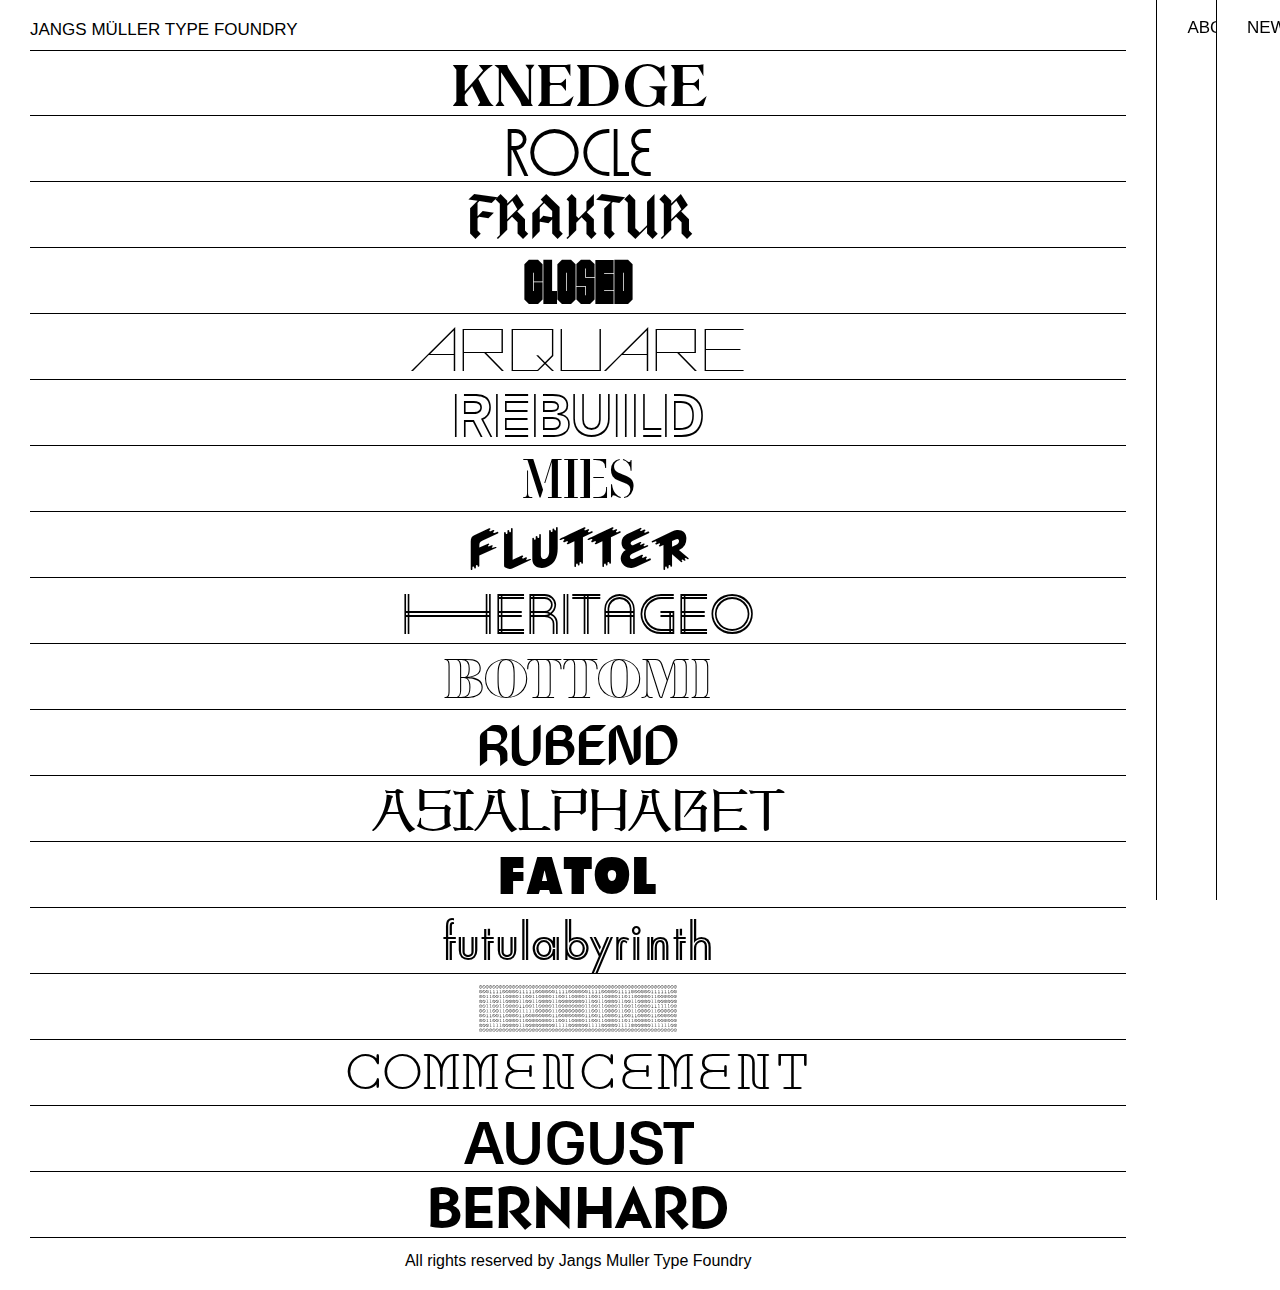
<file: index.html>
<!DOCTYPE html>
<html lang="en">
	<head>
		<title>JANGS MÜLLER TYPE FOUNDRY</title>
    	<meta charset="utf-8">
    	<meta name="description" content="Type foundry">
    	<meta name="keywords" content="HTML,CSS,Portfolio,Art,Graphic,Design">
    	<meta name="author" content="Ji Park">

		

		<!-- external CSS link --> 
		<link rel="stylesheet" href="css/normalize.css">
		<link rel="stylesheet" href="css/reset.css">
		<link rel="stylesheet" href="css/style.css" type="text/css" charset="utf-8"/>
		 <script data-require="jquery@2.1.4" data-semver="2.1.4" src="http://code.jquery.com/jquery-2.1.4.min.js"></script>
		<script src="https://ajax.googleapis.com/ajax/libs/jquery/3.1.1/jquery.min.js"></script>
		<script type="text/javascript">
		// Popup window code
		function popitup(url) {
			newwindow=window.open(url,'name','height=690,width=880,top=100,left=500');
			if (window.focus) {newwindow.focus()}
			return false;
		}
		
	

			$(window).ready(function(){
			     document.querySelector(".typeout.knedge").addEventListener("paste", function(e){
			        e.preventDefault();
			        var text = e.clipboardData.getData("text/plain");
			        document.execCommand("insertHTML", false, text);
			    });
			});

			$(window).ready(function(){
			     document.querySelector(".typeout.rocle").addEventListener("paste", function(e){
			        e.preventDefault();
			        var text = e.clipboardData.getData("text/plain");
			        document.execCommand("insertHTML", false, text);
			    });
			});

			$(window).ready(function(){
			     document.querySelector(".typeout.fraktur").addEventListener("paste", function(e){
			        e.preventDefault();
			        var text = e.clipboardData.getData("text/plain");
			        document.execCommand("insertHTML", false, text);
			    });
			});

				$(window).ready(function(){
			     document.querySelector(".typeout.closed").addEventListener("paste", function(e){
			        e.preventDefault();
			        var text = e.clipboardData.getData("text/plain");
			        document.execCommand("insertHTML", false, text);
			    });
			});
					$(window).ready(function(){
			     document.querySelector(".typeout.arquare").addEventListener("paste", function(e){
			        e.preventDefault();
			        var text = e.clipboardData.getData("text/plain");
			        document.execCommand("insertHTML", false, text);
			    });
			});
					$(window).ready(function(){
			     document.querySelector(".typeout.rebuild").addEventListener("paste", function(e){
			        e.preventDefault();
			        var text = e.clipboardData.getData("text/plain");
			        document.execCommand("insertHTML", false, text);
			    });
			});

		$(window).ready(function(){
			     document.querySelector(".typeout.mies").addEventListener("paste", function(e){
			        e.preventDefault();
			        var text = e.clipboardData.getData("text/plain");
			        document.execCommand("insertHTML", false, text);
			    });
			});
		$(window).ready(function(){
			     document.querySelector(".typeout.flutter").addEventListener("paste", function(e){
			        e.preventDefault();
			        var text = e.clipboardData.getData("text/plain");
			        document.execCommand("insertHTML", false, text);
			    });
			});
		$(window).ready(function(){
			     document.querySelector(".typeout.heritageo").addEventListener("paste", function(e){
			        e.preventDefault();
			        var text = e.clipboardData.getData("text/plain");
			        document.execCommand("insertHTML", false, text);
			    });
			});
				$(window).ready(function(){
			     document.querySelector(".typeout.bottomi").addEventListener("paste", function(e){
			        e.preventDefault();
			        var text = e.clipboardData.getData("text/plain");
			        document.execCommand("insertHTML", false, text);
			    });
			});

		$(window).ready(function(){
			     document.querySelector(".typeout.rubend").addEventListener("paste", function(e){
			        e.preventDefault();
			        var text = e.clipboardData.getData("text/plain");
			        document.execCommand("insertHTML", false, text);
			    });
			});

		$(window).ready(function(){
			     document.querySelector(".typeout.asialphabet").addEventListener("paste", function(e){
			        e.preventDefault();
			        var text = e.clipboardData.getData("text/plain");
			        document.execCommand("insertHTML", false, text);
			    });
			});
		$(window).ready(function(){
			     document.querySelector(".typeout.fatol").addEventListener("paste", function(e){
			        e.preventDefault();
			        var text = e.clipboardData.getData("text/plain");
			        document.execCommand("insertHTML", false, text);
			    });
			});

				$(window).ready(function(){
			     document.querySelector(".typeout.futulabyrinth").addEventListener("paste", function(e){
			        e.preventDefault();
			        var text = e.clipboardData.getData("text/plain");
			        document.execCommand("insertHTML", false, text);
			    });
			});
		$(window).ready(function(){
			     document.querySelector(".typeout.opcode").addEventListener("paste", function(e){
			        e.preventDefault();
			        var text = e.clipboardData.getData("text/plain");
			        document.execCommand("insertHTML", false, text);
			    });
			});

				$(window).ready(function(){
			     document.querySelector(".typeout.commencementmono").addEventListener("paste", function(e){
			        e.preventDefault();
			        var text = e.clipboardData.getData("text/plain");
			        document.execCommand("insertHTML", false, text);
			    });
			});
		$(window).ready(function(){
			     document.querySelector(".typeout.august").addEventListener("paste", function(e){
			        e.preventDefault();
			        var text = e.clipboardData.getData("text/plain");
			        document.execCommand("insertHTML", false, text);
			    });
			});
		$(window).ready(function(){
			     document.querySelector(".typeout.bernhard").addEventListener("paste", function(e){
			        e.preventDefault();
			        var text = e.clipboardData.getData("text/plain");
			        document.execCommand("insertHTML", false, text);
			    });
			});








			
	


		</script>

	</head>
	<body>

<div class="main_innerwrapper">

	<!--******************************************
	/* HEADER
	/*******************************************/-->

			<header>

				<div class="top">
						<div class="title">
							<p><a href="index.html">JANGS MÜLLER TYPE FOUNDRY</a></p>
						</div>
					<!-- 	<div class="hamburger">
       					 <span></span>
      					</div>
      					<div class="close-nav">
         				 <span></span>
        				</div>
				</div> -->
		
			</header>
		
<!--******************************************
/* MAIN SECTION
/*******************************************/-->

	<section>

<!--*********KNEDGE********/-->

				<div class="type"
				 id="knedge">
					<p>KNEDGE</p>
				</div>
				<!-- knedge content -->		
				<div class="typetesting knedge">
						<div class="control">
									<div class="size">
											<ul>
												<li id="knedgelight" alt="knedge">Light</li>
												<li id="knedgelight_italic" alt="knedge"  >Light italic</li>
												<li id="knedgeegular" alt="knedge" >Regular</li>
												<li id="knedgeregular_italic" alt="knedge" >Regular italic</li> 
												<li id="knedgebold" alt="knedge">Bold</li>
												<li id="knedgebold_italic" alt="knedge">Bold italic</li>
												<li id="knedgebook" alt="knedge">Book</li>
												<li id="knedgeheavy" alt="knedge">Heavy</li>
												<li id="knedgeheavy_italic" alt="knedge">Heavy italic</li>
												<li id="knedgeheavy_condensed" alt="knedge">Heavy Condensed</li>
											</ul>
									</div>
								<div class="module">
									<p>Typesize</p>
								<input class="sizing knedge" alt="knedge" type="range" value="60" min="10" max="200"> 
								<output class="output knedge">60</output>
										
								<div class="specimen">
									<a href="specimens/Knedge_Spenimen.pdf" download="Knedge_Spenimen.pdf" ><p>Specimen PDF</p></a>
								</div>
							</div>


							
							
							</div>


							
							<aside>
						    	<div class="inputtesting">
						    	<!-- 	<textarea class="typeout knedge" style="font-family: 'knedgeregular'; " placeholder="Lorem Ipsum is simply dummy text of the printing and typesetting industry"></textarea> -->
<!-- 
onpaste="return false;" -->
						    <div class="typeout knedge" data-italicless="false" style=" font-family:'knedgeregular'; width: 100%; line-height: 1.08em;" contenteditable="true" spellcheck="false">Lorem Ipsum is simply dummy text of the printing and typesetting industry.</div>



								</div> 

							</aside>


					
							

				</div>

				
<!--*********ROOCLE********/-->
				<div class="type rocle" id="rocle">
					<h1 style="padding-top:0">ROCLE</h1>
				</div>
				<!-- ROCLE CONTENT -->
				<div class="typetesting rocle">

							<div class="control">
									<div class="size">
											<ul>
												<li id="roclelight" alt="rocle" >Light</li>
											</ul>
									</div>

									<div class="module">
										<p>Typesize</p>
								<input class="sizing rocle" alt="rocle" type="range" value="60" min="10" max="200"> 
								<output class="input rocle">60</output>
										<!-- <button class="reset">Reset</button>  -->
									
									<div class="specimen">
							<!-- 		<a href="specimens/Knedge_Spenimen.pdf" download="Knedge_Spenimen.pdf" > -->
									<p>Specimen PDF</p>

									</div>

									</div>

									
							

							</div>

							<aside>

						    	<div class="inputtesting">
								
									<!-- <textarea class="typeout rocle" placeholder="Lorem Ipsum is simply dummy text of the printing and typesetting industry"></textarea> -->
									<div class="typeout rocle" data-italicless="false" style="font-family: 'roclelight'; width: 100%; line-height: 1.08em;" contenteditable="true" spellcheck="false">Lorem Ipsum is simply dummy text of the printing and typesetting industry. </div>

							

								</div> 


							</aside>
				</div>
<!--********* FRAKTUR ********/-->
				<div class="type fraktur" style="font-family:'frakturposter',sans-serif;"  id="fraktur">
					<h1>FRAKTUR</h1>
				</div>
				<!-- Fraktur CONTENT -->
				<div class="typetesting fraktur">

							<div class="control">
									<div class="size">
											<ul>
												<li id="frakturmedium" alt="fraktur">Medium</li>
												<li id="frakturposter" alt="fraktur">Poster</li>
											</ul>
									</div>

									<div class="module">
										<p>Typesize</p>
								<input class="sizing fraktur" alt="fraktur" type="range" value="60" min="10" max="200"> 
								<output class="output fraktur">60</output>
										
										<div class="specimen">
							<!-- 		<a href="specimens/Knedge_Spenimen.pdf" download="Knedge_Spenimen.pdf" > -->
									<p>Specimen PDF</p>
									
									</div>
									</div>


							

							</div>

							<aside>

						    	<div class="inputtesting">
								
									<!-- <textarea class="typeout fraktur" style ="font-family: 'frakturmedium'; " placeholder="Lorem Ipsum is simply dummy text of the printing and typesetting industry"></textarea> -->
									<div class="typeout fraktur" data-italicless="false" style="font-family: 'frakturmedium'; width: 100%; line-height: 1.08em;" contenteditable="true" spellcheck="false">Lorem Ipsum is simply dummy text of the printing and typesetting industry. </div>
							

								</div> 


							</aside>
				</div>
<!--********* CLOSED ********/-->
				<div class="type" id="closed">
				<p style="padding-top: 10px">CLOSED</p>
				</div>
				<!-- Closed CONTENT -->
				<div class="typetesting closed" >

					<div class="control">
							<div class="size">
									<ul>
										<li id="closedheavy" alt="closed">Heavy</li>
									</ul>
							</div>

							<div class="module">
								<p>Typesize</p>
								<input class="sizing closed" alt="closed" type="range" value="60" min="10" max="200"> 
								<output class="output closed">60</output>
								
								<!-- <button class="reset">Reset</button>  -->

								<div class="specimen">
							<!-- 		<a href="specimens/Knedge_Spenimen.pdf" download="Knedge_Spenimen.pdf" > -->
									<p>Specimen PDF</p>
									
									</div>
							</div>

					</div>

					<aside>

				    	<div class="inputtesting">
						
							<!-- <textarea class="typeout closed"  style="padding-bottom:60px;" placeholder="Lorem Ipsum is simply dummy text of the printing and typesetting industry"></textarea> -->
							<div class="typeout closed" data-italicless="false" style=" width: 100%; line-height: 1.08em;" contenteditable="true" spellcheck="false">Lorem Ipsum is simply dummy text of the printing and typesetting industry. </div>
					

						</div> 


					</aside>
				</div>
<!--********* ARQUARE ********/-->
				<div class="type" id="arquare">
				<p style="padding-top: 0px">ARQUARE</p>
				</div>
				<!-- Arquare CONTENT -->
				<div class="typetesting arquare">

					<div class="control">
							<div class="size">
									<ul>
										<li id="arquarelight" alt="arquare">Light</li>
									</ul>
							</div>

							<div class="module">
								<p>Typesize</p>
								<input class="sizing arquare" alt="arquare" type="range" value="60" min="10" max="200"> 
								<output class="output arquare">60</output>
								
								<div class="specimen">
							<!-- 		<a href="specimens/Knedge_Spenimen.pdf" download="Knedge_Spenimen.pdf" > -->
									<p>Specimen PDF</p>
									
									</div>
							</div>



					</div>

					<aside>

				    	<div class="inputtesting">
						
							<!-- <textarea class="typeout arquare" style="padding-bottom:80px;" placeholder="Lorem Ipsum is simply dummy text of the printing and typesetting industry"></textarea> -->
							<div class="typeout arquare" data-italicless="false" style=" width: 100%; line-height: 1.08em;" contenteditable="true" spellcheck="false">Lorem Ipsum is simply dummy text of the printing and typesetting industry. </div>
					

						</div> 


					</aside>
				</div>
<!--********* rebuild ********/-->
				<div class="type" id="rebuild">
				<p style="padding-top: 0px">REBUILD</p>
				</div>
				<div class="typetesting rebuild">

					<div class="control">
							<div class="size">
									<ul>
										<li id="rebuildlight" alt="rebuild">Light</li>
										<li id="rebuildmedium" alt="rebuild">Medium</li>
										<li id="rebuildbold" alt="rebuild">Bold</li>
									</ul>
							</div>

							<div class="module">
							<p>Typesize</p>
								<input class="sizing rebuild" alt="rebuild" type="range" value="60" min="10" max="200"> 
								<output class="output rebuild">60</output>
								
								<!-- <button class="reset">Reset</button>  -->
								<div class="specimen">
							<!-- 		<a href="specimens/Knedge_Spenimen.pdf" download="Knedge_Spenimen.pdf" > -->
									<p>Specimen PDF</p>
									
									</div>
							</div>

							
					

					</div>

					<aside>

				    	<div class="inputtesting">
						
							<!-- <textarea class="typeout rebuild" style= "font-family:'rebuildlight'; padding-bottom:60px;" placeholder="Lorem Ipsum is simply dummy text of the printing and typesetting industry"></textarea> -->
							<div class="typeout rebuild" data-italicless="false" style=" font-family:'rebuildlight'; width: 100%; line-height: 1.08em;" contenteditable="true" spellcheck="false">Lorem Ipsum is simply dummy text of the printing and typesetting industry. </div>
					

						</div> 


					</aside>
				</div>
<!--********* MIES********/-->
				<div class="type" id="mies">
				<p style="padding-top: 0px; font-size: 55px" >MIES</p>
				</div>
				<!-- FLUTTER content -->
				<div class="typetesting mies">

					<div class="control">
							<div class="size">
									<ul>
										<li id="miesstencil" alt="mies">Stencil</li>
									</ul>
							</div>

							<div class="module">
								<p>Typesize</p>
								<input class="sizing mies" alt="mies" type="range" value="60" min="10" max="200"> 
								<output class="output mies">60</output>
								
								<div class="specimen">
							<!-- 		<a href="specimens/Knedge_Spenimen.pdf" download="Knedge_Spenimen.pdf" > -->
									<p>Specimen PDF</p>
									
									</div>
							</div>

					

					</div>

					<aside>

				    	<div class="inputtesting">
						
							<!-- <textarea class="typeout mies" style ="font-family: 'miesstencil'; " placeholder="Lorem Ipsum is simply dummy text of the printing and typesetting industry"></textarea> -->
							<div class="typeout mies" data-italicless="false" style=" width: 100%; line-height: 1.08em;" contenteditable="true" spellcheck="false">Lorem Ipsum is simply dummy text of the printing and typesetting industry. </div>
					

						</div> 


					</aside>
				</div>
<!--********* FLUTTER ********/-->
				<div class="type" id="flutter">
				<p style="padding-top: 0px; font-size: 55px" >FLUTTER</p>
				</div>
				<!-- FLUTTER content -->
				<div class="typetesting flutter">

					<div class="control">
							<div class="size">
									<ul>
										<li id="flutterdimension" alt="flutter">Dimension</li>
										<li id="flutterlight" alt="flutter">Light</li>
										<li id="fluttermedium" alt="flutter">Medium</li>
										<li id="flutterbold" alt="flutter">Bold</li>
									</ul>
							</div>

							<div class="module">
								<p>Typesize</p>
								<input class="sizing flutter" alt="flutter" type="range" value="60" min="10" max="200"> 
								<output class="output flutter">60</output>
								
								<div class="specimen">
							<!-- 		<a href="specimens/Knedge_Spenimen.pdf" download="Knedge_Spenimen.pdf" > -->
									<p>Specimen PDF</p>
									
									</div>
							</div>


					

					</div>

					<aside>

				    	<div class="inputtesting">
						
							<!-- <textarea class="typeout flutter" style ="font-family: 'flutterdimension'; " placeholder="Lorem Ipsum is simply dummy text of the printing and typesetting industry"></textarea> -->
							<div class="typeout flutter" data-italicless="false" style=" font-family:'flutterdimension'; width: 100%; line-height: 1.08em;" contenteditable="true" spellcheck="false">Lorem Ipsum is simply dummy text of the printing and typesetting industry. </div>
					

						</div> 


					</aside>
				</div>
<!--********* HERITAGEO ********/-->
				<div class="type" id="heritageo">
				<p>Heritageo</p>
				</div>
				<!-- HERITAGEO content -->
				<div class="typetesting heritageo">

					<div class="control">
							<div class="size">
									<ul>
										<li id="heritageoexpanded" alt="heritageo">Expanded</li>
									</ul>
							</div>

							<div class="module">
							<p>Typesize</p>
								<input class="sizing heritageo" alt="heritageo" type="range" value="60" min="10" max="200"> 
								<output class="output heritageo">60</output>
								<div class="specimen">
							<!-- 		<a href="specimens/Knedge_Spenimen.pdf" download="Knedge_Spenimen.pdf" > -->
									<p>Specimen PDF</p>
									
									</div>
							</div>


					

					</div>

					<aside>

				    	<div class="inputtesting">
						
							<!-- <textarea class="typeout heritageo" style= "padding-bottom:40px;" placeholder="Lorem Ipsum is simply dummy text of the printing and typesetting industry"></textarea> -->
							<div class="typeout heritageo" data-italicless="false" style=" width: 100%; line-height: 1.08em;" contenteditable="true" spellcheck="false">Lorem Ipsum is simply dummy text of the printing and typesetting industry. </div>
					

						</div> 


					</aside>
				</div>
<!--********* BOTTOMI ********/-->
				<div class="type" id="bottomi">
				<p>BOTTOMI</p>
				</div>
				<!-- BOTTOMI CONTENT-->
				<div class="typetesting bottomi">

					<div class="control">
							<div class="size">
									<ul>
										<li id="bottomioutline" alt="bottomi">Outline</li>
										<li id="bottomifilled" alt="bottomi">Filled</li>
									</ul>
							</div>

							<div class="module">
								<p>Typesize</p>
								<input class="sizing bottomi" alt="bottomi" type="range" value="60" min="10" max="200"> 
								<output class="output bottomi">60</output>
								
								<div class="specimen">
							<!-- 		<a href="specimens/Knedge_Spenimen.pdf" download="Knedge_Spenimen.pdf" > -->
									<p>Specimen PDF</p>
									
									</div>
							</div>

					</div>

					<aside>

				    	<div class="inputtesting">
						
							<!-- <textarea class="typeout bottomi" style = "font-family:'bottomioutline'; padding-bottom:60px;  " placeholder="Lorem Ipsum is simply dummy text of the printing and typesetting industry"></textarea> -->
							<div class="typeout bottomi" data-italicless="false" style="font-family: 'bottomioutline'; width: 100%; line-height: 1.08em;" contenteditable="true" spellcheck="false">Lorem Ipsum is simply dummy text of the printing and typesetting industry. </div>
					

						</div> 


					</aside>
				</div>
<!--********* RUBEND ********/-->
				<div class="type" style="font-family:'rubendfoldable',sans-serif;" id="rubend">
				<p>RUBEND</p>
				</div>
				<!-- rubend CONTENT-->
				<div class="typetesting rubend">

					<div class="control">
							<div class="size">
									<ul>
										<li id="rubendexpandable" alt="rubend">Expandable</li>
										<li id="rubendflexible" alt="rubend">Flexible</li>
										<li id="rubendfoldable" alt="rubend">Foldable</li>
									</ul>
							</div>

							<div class="module">
							<p>Typesize</p>
								<input class="sizing rubend" alt="rubend" type="range" value="60" min="10" max="200"> 
								<output class="output rubend">60</output>							
								<div class="specimen">
							<!-- 		<a href="specimens/Knedge_Spenimen.pdf" download="Knedge_Spenimen.pdf" > -->
									<p>Specimen PDF</p>
									
									</div>
							</div>

					

					</div>

					<aside>

				    	<div class="inputtesting">
						
							<!-- <textarea class="typeout rubend" style="font-family: 'rubendfoldable';" placeholder="Lorem Ipsum is simply dummy text of the printing and typesetting industry"></textarea> -->
							<div class="typeout rubend" data-italicless="false" style=" font-family:'rubendfoldable'; width: 100%; line-height: 1.08em;" contenteditable="true" spellcheck="false">Lorem Ipsum is simply dummy text of the printing and typesetting industry. </div>
					

						</div> 


					</aside>
				</div>
<!--********* ASIALPHABET ********/-->
				<div class="type" id="asialphabet">
				<p>ASIALPHABET</p>
				</div>
				<!-- asialphabet CONTENT-->
				<div class="typetesting asialphabet">

					<div class="control">
							<div class="size">
									<ul>
										<li id="asialphabetregular" alt="asialphabet">Regular</li>
									<!-- 	<li id="flexible">Flexible</li>
										<li id="foldable">Foldable</li> -->
									</ul>
							</div>

							<div class="module">
								<p>Typesize</p>
								<input class="sizing asialphabet" alt="asialphabet" type="range" value="60" min="10" max="200"> 
								<output class="output asialphabet">60</output>
								
								<div class="specimen">
							<!-- 		<a href="specimens/Knedge_Spenimen.pdf" download="Knedge_Spenimen.pdf" > -->
									<p>Specimen PDF</p>
									
									</div>
							</div>

					

					</div>

					<aside>

				    	<div class="inputtesting">
							<!-- <textarea class="typeout asialphabet" style ="font-size: 55px; padding-bottom:60px;  " placeholder="Lorem Ipsum is simply dummy text of the printing and typesetting industry"></textarea> -->
							<div class="typeout asialphabet" data-italicless="false" style=" width: 100%; line-height: 1.08em;" contenteditable="true" spellcheck="false">Lorem Ipsum is simply dummy text of the printing and typesetting industry. </div>
						</div> 
					</aside>
				</div>
<!--********* FATOL ********/-->
				<div class="type" id="fatol">
				<p style="padding-top: 0;font-size: 50px">FATOL</p>
				</div>
				<!-- asialphabet CONTENT-->
				<div class="typetesting fatol">

					<div class="control">
							<div class="size">
									<ul>
										<li id="fatolheavy" alt="fatol" >Heavy</li>
									<!-- 	<li id="flexible">Flexible</li>
										<li id="foldable">Foldable</li> -->
									</ul>
							</div>

							<div class="module">
								<p>Typesize</p>
								<input class="sizing fatol" alt="fatol" type="range" value="60" min="10" max="200"> 
								<output class="output fatol">60</output>
								
								<div class="specimen">
							<!-- 		<a href="specimens/Knedge_Spenimen.pdf" download="Knedge_Spenimen.pdf" > -->
									<p>Specimen PDF</p>
									
									</div>
							</div>


					

					</div>

					<aside>

				    	<div class="inputtesting">
							<!-- <textarea class="typeout fatol" style=" font-family: 'fatolheavy'; padding-bottom:60px;" placeholder="Lorem Ipsum is simply dummy text of the printing and typesetting industry"></textarea> -->
							<div class="typeout fatol" data-italicless="false" style=" font-family:'fatolheavy' ; width: 100%; line-height: 1.08em;" contenteditable="true" spellcheck="false">Lorem Ipsum is simply dummy text of the printing and typesetting industry. </div>
						</div> 
					</aside>
				</div>
<!--********* FUTULABYRINTH ********/-->	
				<div class="type" id="futulabyrinth">
				<p>futulabyrinth</p>
				</div>
				<div class="typetesting futulabyrinth">

					<div class="control">
							<div class="size">
									<ul>
										<li id="futulabyrinthcircuit" alt="futulabyrinth" >Circuit</li>
										<li id="futulabyrinthsquare" alt="futulabyrinth" >Square</li>
									
									</ul>
							</div>

							<div class="module">
								<p>Typesize</p>
								<input class="sizing futulabyrinth" type="range" value="60" min="10" max="200"> 
								<output class="output futulabyrinth">60</output>
								
								<div class="specimen">
							<!-- 		<a href="specimens/Knedge_Spenimen.pdf" download="Knedge_Spenimen.pdf" > -->
									<p>Specimen PDF</p>
									
									</div>
							</div>

					

					</div>

					<aside>

				    	<div class="inputtesting">
						
						<!-- 	<textarea class="typeout futulabyrinth" style="font-family: 'futulabyrinthcircuit';" placeholder="Lorem Ipsum is simply dummy text of the printing and typesetting industry"></textarea> -->
						<div class="typeout futulabyrinth" data-italicless="false" style="font-family: 'futulabyrinthcircuit' ;width: 100%; line-height: 1.08em;" contenteditable="true" spellcheck="false">Lorem Ipsum is simply dummy text of the printing and typesetting industry. </div>
					

						</div> 


					</aside>
				</div>		
<!--********* OPCODE ********/-->	
				<div class="type" id="opcode">
				<p style="padding-top: 10px;">OPCODE</p>
				</div>
				<div class="typetesting opcode">

					<div class="control">
							<div class="size">
									<ul>
										<li id="opcodebinary" alt="opcode">Binary</li>
									
									</ul>
							</div>

							<div class="module">
								<p>Typesize</p>
								<input class="sizing opcode" type="range" value="60" min="10" max="200"> 
								<output class="output opcodeh">60</output>
								
								<div class="specimen">
							<!-- 		<a href="specimens/Knedge_Spenimen.pdf" download="Knedge_Spenimen.pdf" > -->
									<p>Specimen PDF</p>
									
									</div>
							</div>

					

					</div>

					<aside>

				    	<div class="inputtesting">
						
							<!-- <textarea class="typeout opcode" style="font-family: 'opcodebinary'; padding-bottom:120px; "  placeholder="Lorem Ipsum is simply dummy text of the printing and typesetting industry"></textarea> -->
							<div class="typeout opcode" data-italicless="false" style=" font-family:'opcodebinary' ; width: 100%; line-height: 1.08em;" contenteditable="true" spellcheck="false">Lorem Ipsum is simply dummy text of the printing and typesetting industry. </div>
					

						</div> 


					</aside>
				</div>		
<!--********* COMMENCEMENT ********/-->
				<div class="type" id="commencementmono">
				<p>COMMENCEMENT</p>
				</div>
				<div class="typetesting commencementmono">

					<div class="control">
							<div class="size">
									<ul>
										<li id="commencementmonoregular" alt="commencementmono" >Mono</li>
									
									</ul>
							</div>

							<div class="module">
								<p>Typesize</p>
								<input class="sizing commencementmono" type="range" value="60" min="10" max="200"> 
								<output class="output commencementmono">60</output>
								
								<div class="specimen">
							<a href="specimens/Commencement_Spenimen.pdf" download="Commencement_Spenimen.pdf" ><p>Specimen PDF</p></a>
							</div>
							</div>

						
					</div>

					<aside>

				    	<div class="inputtesting">
						
							<!-- <textarea class="typeout commencementmono"  style="padding-bottom:160px; " placeholder="Lorem Ipsum is simply dummy text of the printing and typesetting industry"></textarea> -->
							<div class="typeout commencementmono" data-italicless="false" style=" width: 100%; line-height: 1.08em;" contenteditable="true" spellcheck="false">Lorem Ipsum is simply dummy text of the printing and typesetting industry. </div>
					

						</div> 


					</aside>
				</div>	
<!--********* AUGUST ********/-->
				<div class="type" id="august">
					<p style="padding-top: 0px;font-size: 62px;">AUGUST</p>
				</div>	
				<div class="typetesting august">

					<div class="control">
							<div class="size">
									<ul>
										<li id="augustlight" alt="august" >Light</li>
										<li id="augustlight_italic" alt="august" >Light Italic</li>
										<li id="augustmedium" alt="august" >Medium</li>
										<li id="augustmedium_italic" alt="august">Medium Italic</li>
										<li id="augustbold" alt="august">Bold</li>
										<li id="augustbold_condensed" alt="august">Bold Condensed</li>
										<li id="augustbold_expanded" alt="august" >Bold Expanded</li>
										<li id="augustbold_italic" alt="august">Bold Italic</li>
									
									</ul>
							</div>

							<div class="module">
								<p>Typesize</p>
								<input class="sizing august" alt="august" type="range" value="60" min="10" max="200"> 
								<output class="output august">60</output>
								
													
									<div class="specimen">
							<!-- 		<a href="specimens/Knedge_Spenimen.pdf" download="Knedge_Spenimen.pdf" > -->
									<p>Specimen PDF</p>
									
									</div>
							</div>

				
					

					</div>

					<aside>

				    	<div class="inputtesting"> 
						
							<!-- <textarea class="typeout august" style="font-family: 'augustmedium'; padding-bottom:60px;" placeholder="Lorem Ipsum is simply dummy text of the printing and typesetting industry"></textarea> -->
							<div class="typeout august" data-italicless="false" style=" font-family:'augustmedium'; width: 100%; line-height: 1.08em;" contenteditable="true" spellcheck="false">Lorem Ipsum is simply dummy text of the printing and typesetting industry. </div>
					

						</div> 


					</aside>
				</div>

<!--********* BERNHARD ********/-->
				<div class="type" id="bernhard">
				<p>BERNHARD</p>
				</div>

				<div class="typetesting bernhard">

					<div class="control">
							<div class="size">
									<ul>
										<li id="bernhardheavy" alt="bernhard" >Heavy</li>

									
									</ul>
							</div>

							<div class="module">
								<p>Typesize</p>
								<input class="sizing bernhard"  alt="bernhard" type="range" value="60" miš="10" max="200"> 
								<output class="output bernhard">60</output>
								
									<div class="specimen">
							<!-- 		<a href="specimens/Knedge_Spenimen.pdf" download="Knedge_Spenimen.pdf" > -->
									<p>Specimen PDF</p>
									
									</div>
							</div>


				</div>

					<aside>

				    	<div class="inputtesting">
						
							<!-- <textarea class="typeout bernhard"  placeholder="Lorem Ipsum is simply dummy text of the printing and typesetting industry"></textarea> -->
							<div class="typeout bernhard" data-italicless="false" style=" width: 100%; line-height: 1.08em;" contenteditable="true" spellcheck="false">Lorem Ipsum is simply dummy text of the printing and typesetting industry. </div>
					

						</div> 


					</aside>
				</div>

				<div class="end">
				<p align="center" style="padding-top: 14px; padding-bottom: 20px;">All rights reserved by Jangs Muller Type Foundry</p>
				</div>

 </div>




</section>


</div><!-- innerwrapper -->



<div class="sidemenu">

	 <div class="side about">
	 <div class="insemititle" style="padding-bottom: 5px;font-size: 17px; cursor:pointer">ABOUT</div>
	  <div class="popup about">


					<div class="content about">
					
			
						<div class="about text">
									<p> 
										
										<br>
										The Jangs Müller Type Foundry is established 2012 from New Haven,CT. USA. as a branch of the Jangs Müller Design Studio to focus on Type Experiment and Research.
										<br>
										<br>
										Jangs Müller is the principle typeface designer of this type foundry who
										is interested in all forms that can be converged or exchanged its shape
										or idea to letterform.
										<br>
										<br>
										For information on web and mobile applicences, please contact us.<br>
										All fonts are provided in OpenType format for Mac &amp; PC. 
									</p>
									<br>
									<br>
									<br>
									<br>
									<br>
									<div class="about contact">
									<p>
										jangsmuller@gmail.com
										<br>
										<br>
										Website Designed by Jangs Müller
										<br>
										Website Developed by <a href="http://www.jipark.org/">Ji Park
										</a>
								
									</p>
						</div>
						</div>

						

					</div>
		</div>

 </div>

 <div class="side news">
		 <div class="insemititle" style="padding-bottom: 5px;font-size: 17px;cursor:pointer">
		 	<div class="newstitle">NEWS</div>
		 	<div class="inusetitle" ><a onclick="return popitup('typeinuse.html')">TYPE IN USE</a></div>


		 </div>

 	<div class="popup news">
	
				<div class="content news">
				
				
					<div class="news text">

						<br>
						Feb.01.2017
						<br>
						<br>
						<img style ="width: 100%" src="img/img.jpg">
						<br>
						<br>The Jangs Müller Type Foundry Website Launched. There will be a
						party to celebrate its modest start.
						
						
					</div>
				</div>
	</div>

 	
 </div>



</div>




		<script src='js/autosize.js'></script>
		<script src="js/main.js"></script>
	
	</body>
</html>
</file>
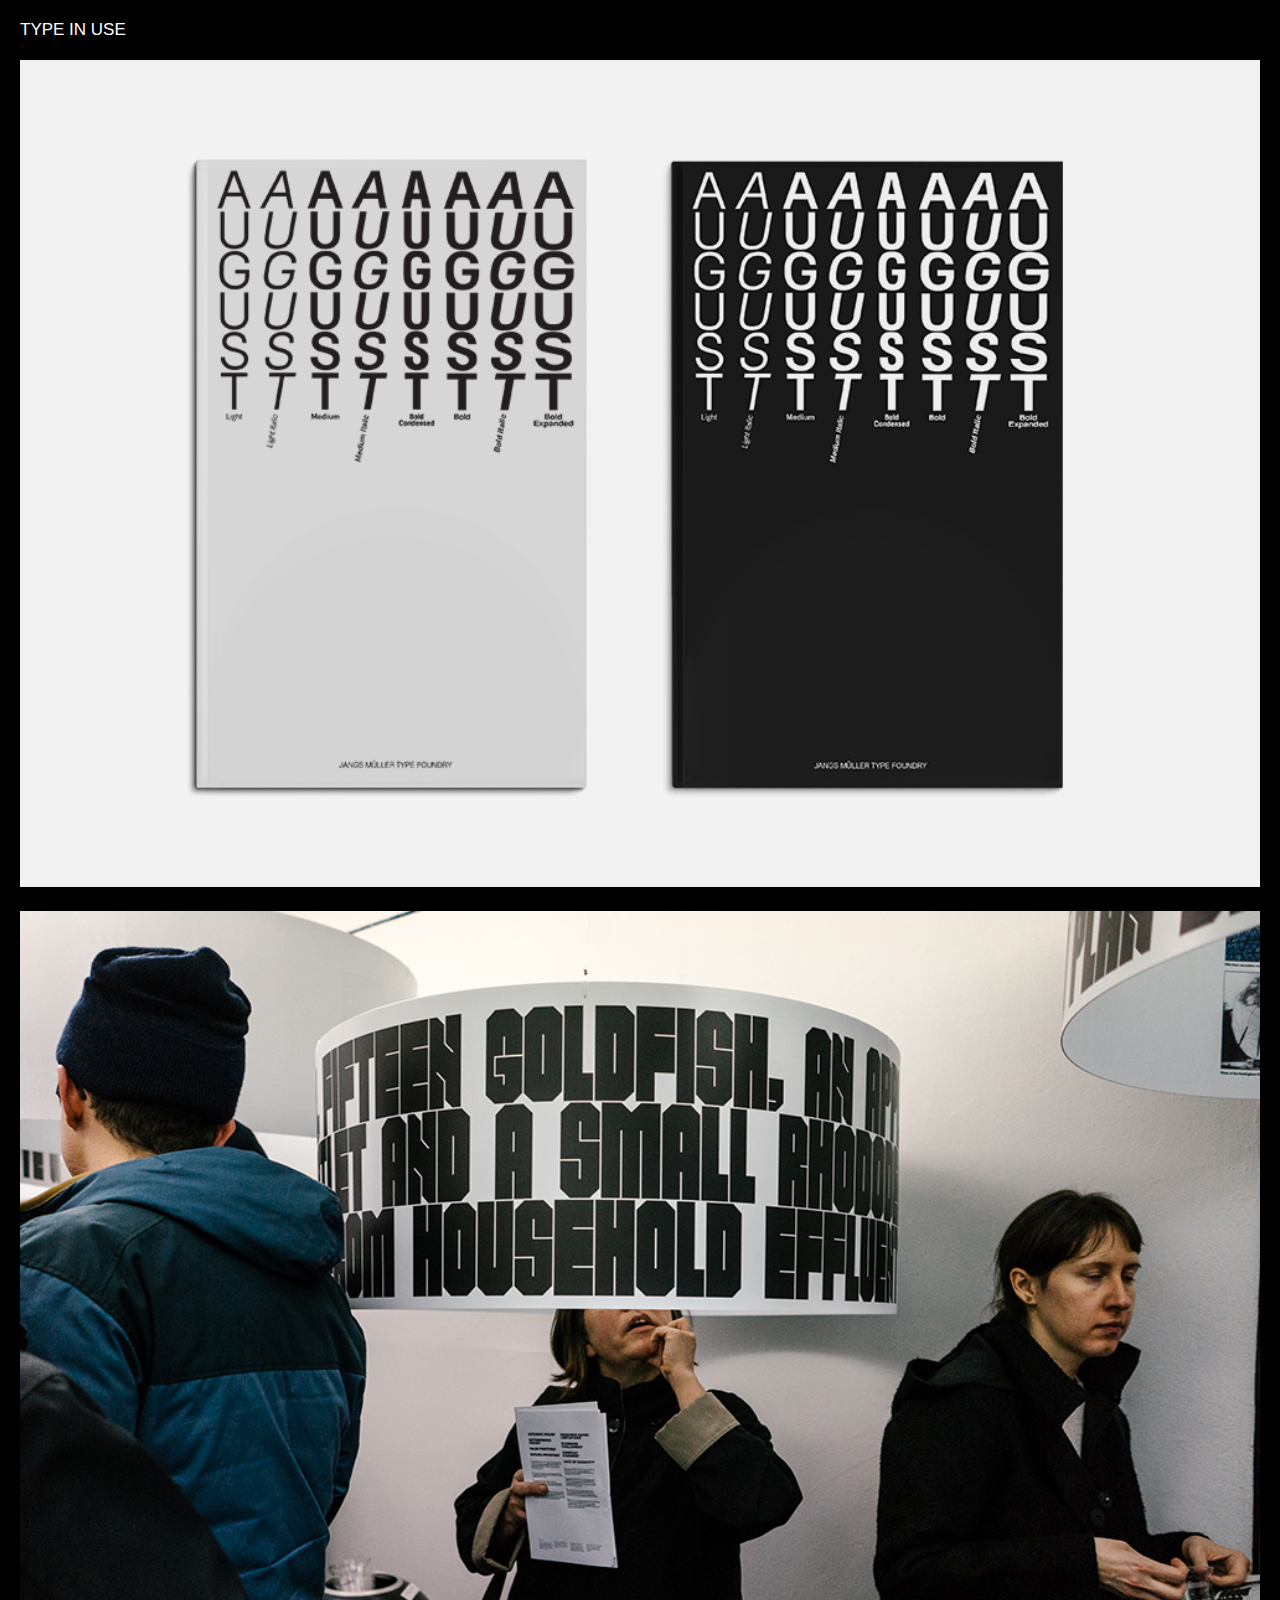
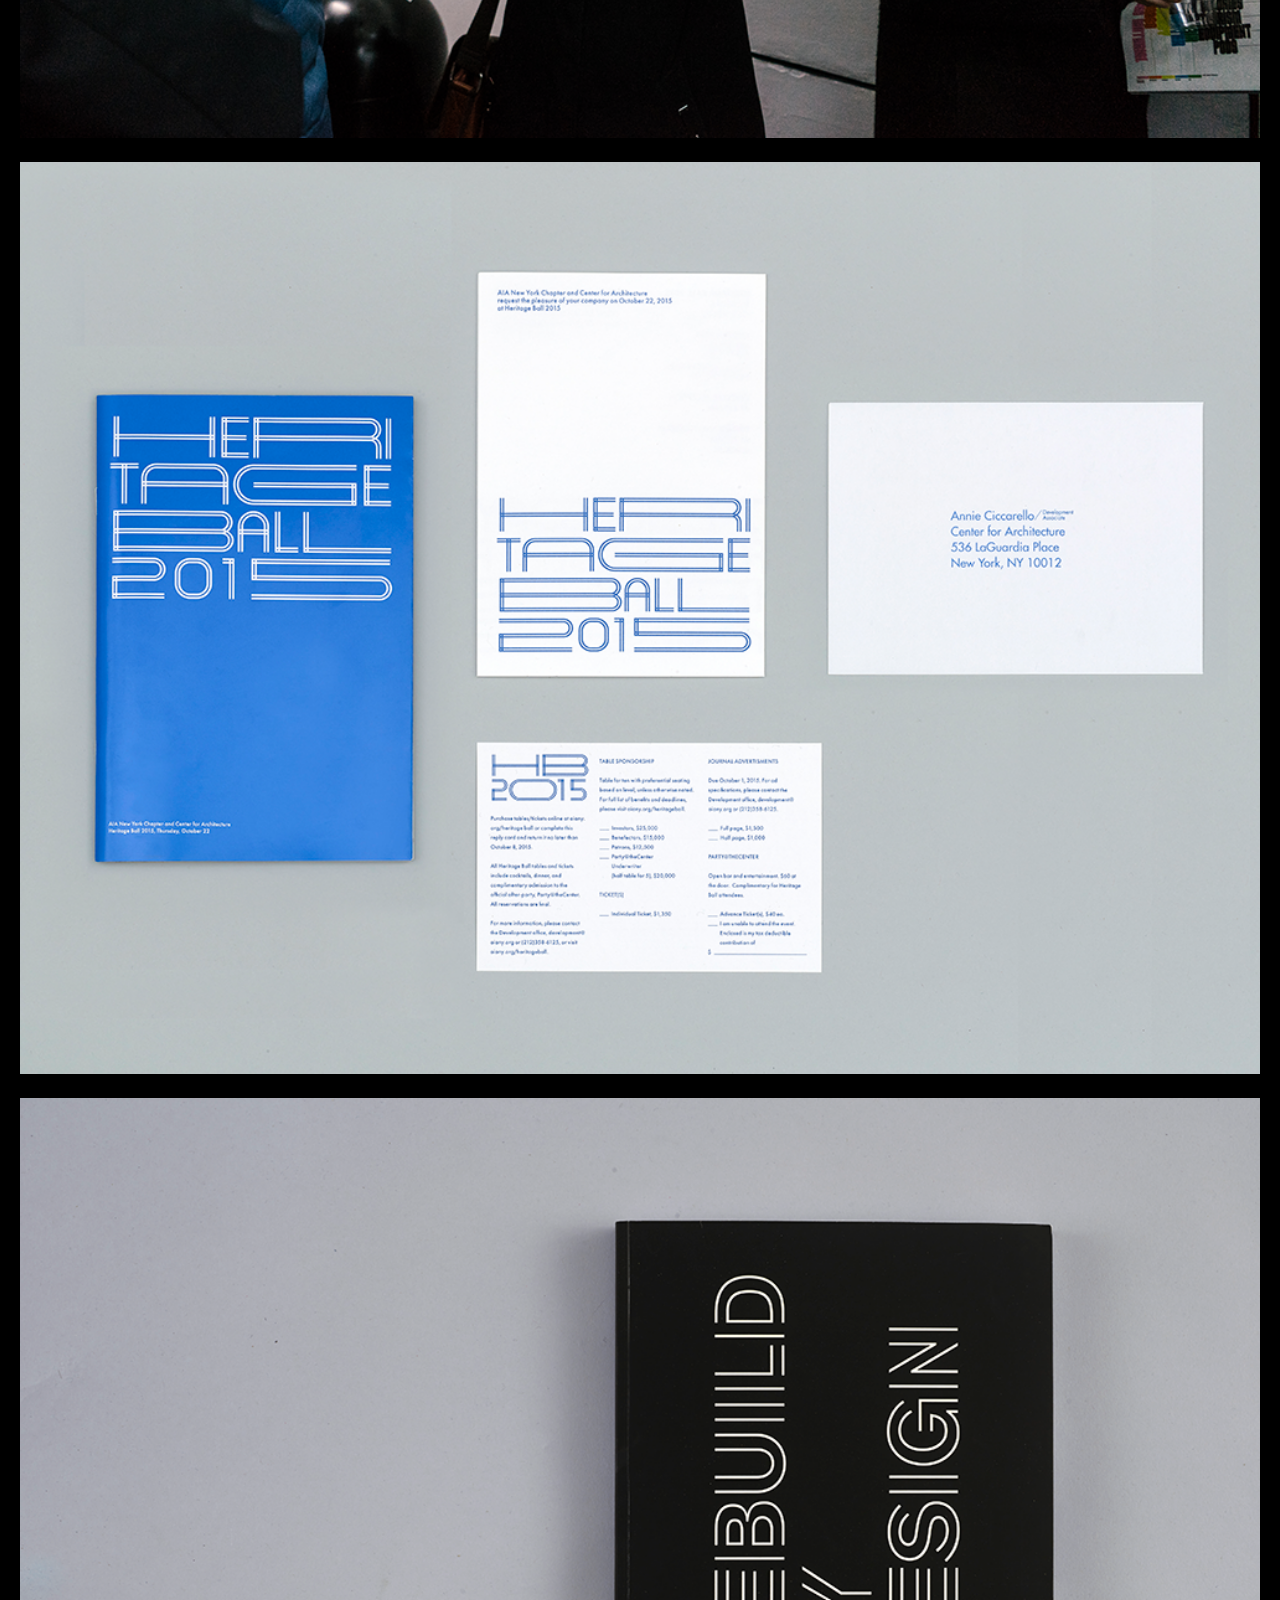
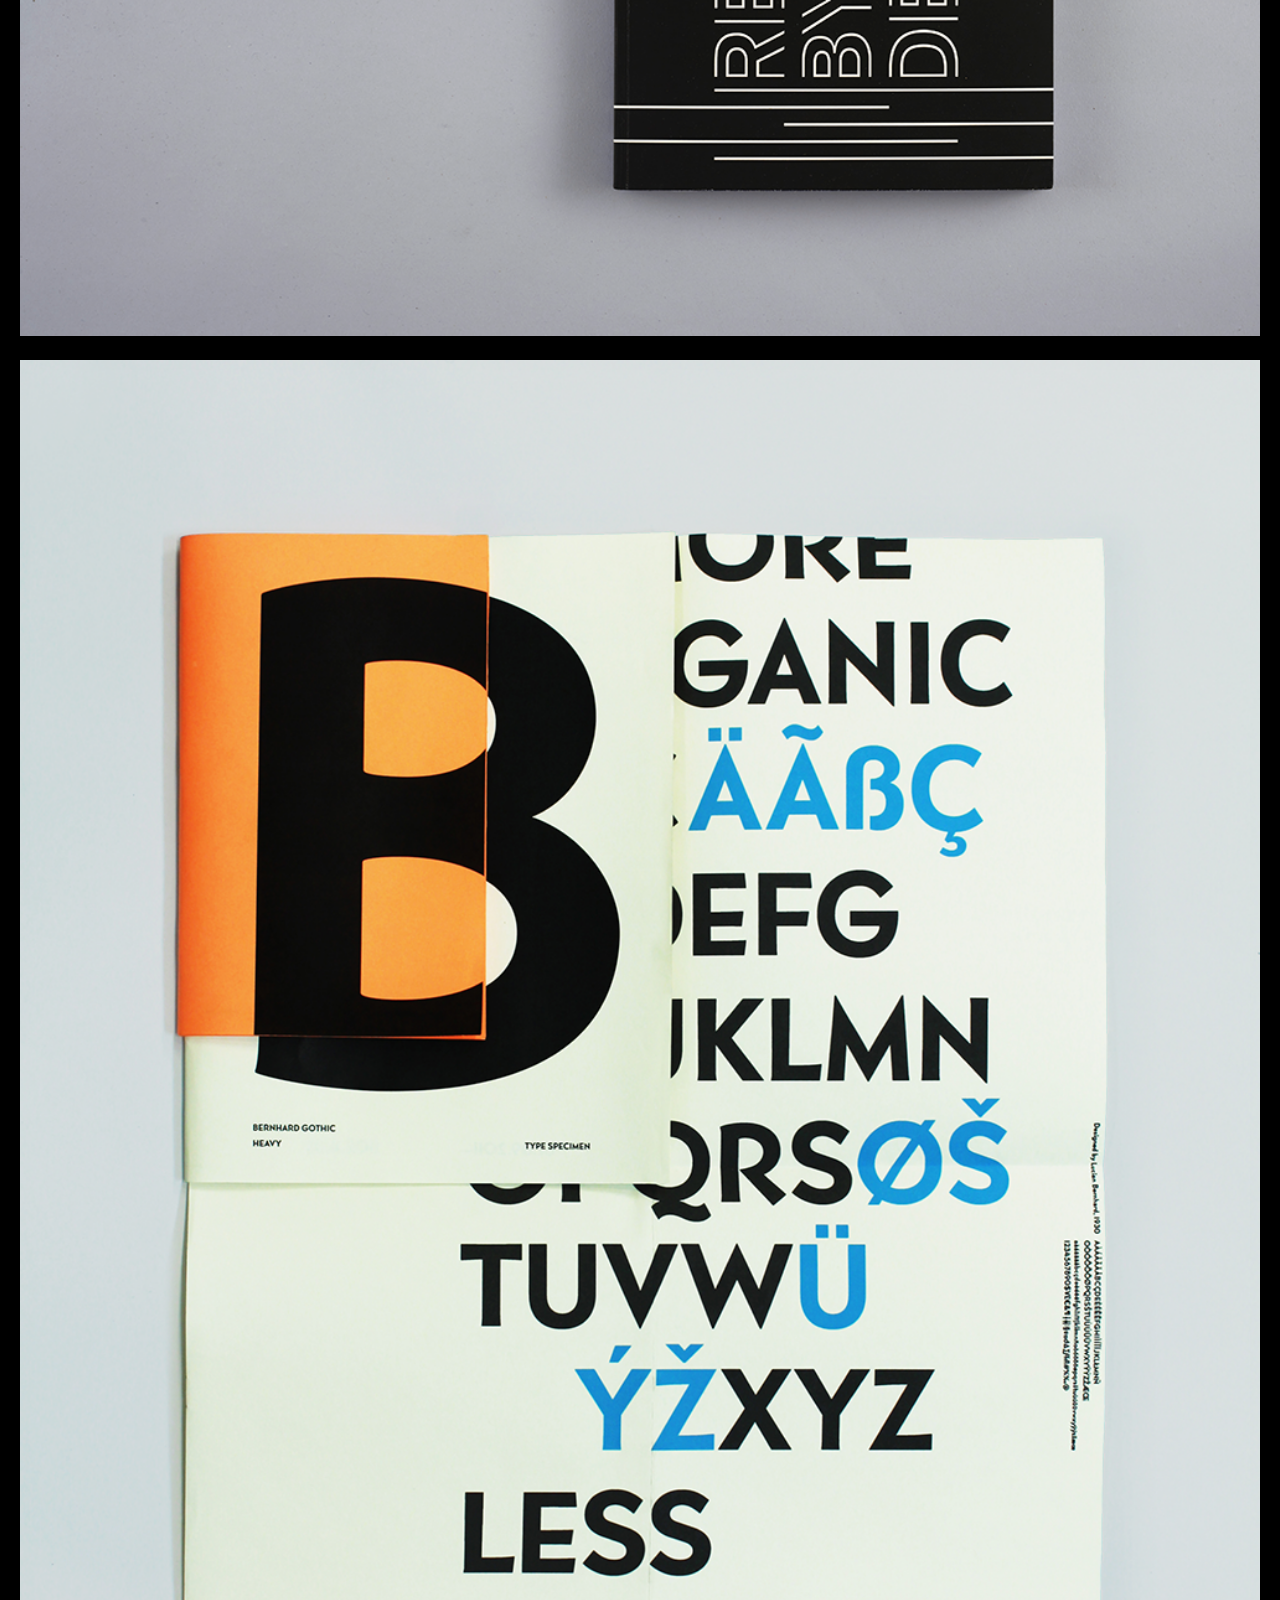
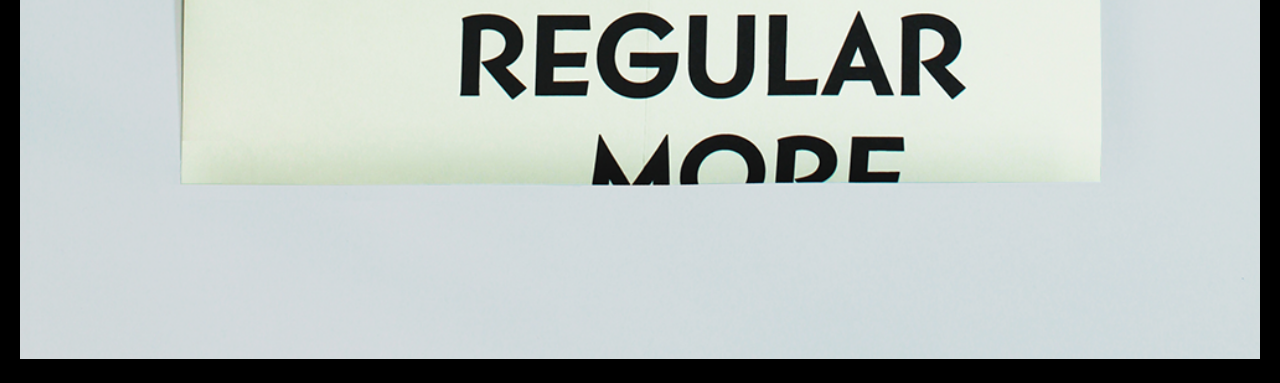
<file: typeinuse.html>
<!DOCTYPE html>
<html lang="en">
	<head>
		<title>JANGS MÜLLER TYPE FOUNDRY</title>
    	<meta charset="utf-8">
    	<meta name="description" content="Type foundry">
    	<meta name="keywords" content="HTML,CSS,Portfolio,Art,Graphic,Design">
    	<meta name="author" content="Ji Park">

		

		<!-- external CSS link --> 
		<link rel="stylesheet" href="css/normalize.css">
		<link rel="stylesheet" href="css/reset.css">
		<link rel="stylesheet" href="css/style.css" type="text/css" charset="utf-8"/>
		 <script data-require="jquery@2.1.4" data-semver="2.1.4" src="http://code.jquery.com/jquery-2.1.4.min.js"></script>
		<script src="https://ajax.googleapis.com/ajax/libs/jquery/3.1.1/jquery.min.js"></script>
		
			<style>
			body{background-color: black;}
			.tiu{
				padding-top: 20px;
				padding-left: 20px;
				font-size: 17px;
			}
			span{
				cursor:pointer;
			}
			.images{
				width: 100%;
				height: 100%;
				padding:20px;
			}

			img{
				width: 100%;
				margin-bottom: 20px;
		
			}

			</style>

	</head>


		 	
		 	

	<body>

		 	<p class="tiu" style="color:white; ">TYPE IN USE </p>
		 	<div class="images">
		 	<img src="img/August_Specimen.png">
		
		 	<img src="img/Closed_Exhibition.png">
	
		 	<img src="img/Herita-Geo_InvitationSet.png">
	
		 	<img src="img/Rebuild_Book.png">

		 	<img src="img/Bernhard_Specimen.png">
		 	</div>
		 <!-- 	<div class="images">
		 	<img src="img/August_Specimen.png">
		 	</div>
		 	<div class="images">
		 	<img src="img/Closed_Exhibition.png">
		 	</div>
		 	<div class="images">
		 	<img src="img/Herita-Geo_InvitationSet.png">
		 	</div>
		 	<div class="images">
		 	<img src="img/Rebuild_Book.png">
		 	</div>
		 	<div class="images">
		 	<img src="img/Bernhard_Specimen.png">
		 	</div> -->








	</body>
</html>
</file>
<file: css/style.css>
t/* Box Model */
*{
  -moz-box-sizing: border-box; /* Firexfox */
  -webkit-box-sizing: border-box; /* Safari/Chrome/iOS/Android */
  box-sizing: border-box; /* IE */
}

*{padding:0; margin:0;}

*{
  box-sizing: border-box;
}

html {
    height:100%;
}
/* Clear fix hack */
.clearfix :after {
  content: ".";
  display: block;
  clear: both;
  visibility: hidden;
  line-height: 0;
  height: 0;
}

/*KNEDGE FONT*/
@font-face {
    font-family: 'knedgelight';
      src: url('../font/knedgelight-webfont.woff') format('woff'),
         url('../font/knedgelight-webfont.woff') format('woff2'),
         url('../font/knedgelight-webfont.ttf') format('truetype'),
         url('../font/knedgelight-webfont.svg#knedgelight') format('svg');


}
@font-face {
    font-family: 'knedgelight_italic';
     src: url('../font/knedgelightitalic-webfont.woff') format('woff'),
         url('../font/knedgelightitalic-webfont.woff2') format('woff2'),
         url('../font/knedgelightitalic-webfont.ttf') format('truetype'),
         url('../font/knedgelightitalic-webfont.svg#knedgelight_italic') format('svg');

}

@font-face {
    font-family: 'knedgeregular';
     src: url('../font/knedgeregular-webfont.woff') format('woff'),
         url('../font/knedgeregular-webfont.woff2') format('woff2'),
         url('../font/knedgeregular-webfont.ttf') format('truetype'),
         url('../font/knedgeregular-webfont.svg#knedgeregular') format('svg');

}
@font-face {
    font-family: 'knedgeregular_italic';
     src: url('../font/knedgeregularitalic-webfont.woff') format('woff'),
         url('../font/knedgeregularitalic-webfont.woff2') format('woff2'),
         url('../font/knedgeregularitalic-webfont.ttf') format('truetype'),
         url('../font/knedgeregularitalic-webfont.svg#knedgeregular_italic') format('svg');


}
@font-face {
    font-family: 'knedgebold';
       src: url('../font/knedgebold-webfont.woff') format('woff'),
         url('../font/knedgebold-webfont.woff2') format('woff2'),
         url('../font/knedgebold-webfont.ttf') format('truetype'),
         url('../font/knedgebold-webfont.svg#knedgebold') format('svg');


}
@font-face {
    font-family: 'knedgebold_italic';
       src: url('../font/knedgebolditalic-webfont.woff') format('woff'),
         url('../font/knedgebolditalic-webfont.woff2') format('woff2'),
         url('../font/knedgebolditalic-webfont.ttf') format('truetype'),
         url('../font/knedgebolditalic-webfont.svg#knedgebold_italic') format('svg');

}
@font-face {
    font-family: 'knedgebook';
       src: url('../font/knedgebook-webfont.woff') format('woff'),
         url('../font/knedgebook-webfont.woff2') format('woff2'),
         url('../font/knedgebook-webfont.ttf') format('truetype'),
         url('../font/knedgebook-webfont.svg#knedgebook') format('svg');


}

@font-face {
    font-family: 'knedgeheavy';
       src: url('../font/knedgeheavy-webfont.woff') format('woff'),
         url('../font/knedgeheavy-webfont.woff2') format('woff2'),
         url('../font/knedgeheavy-webfont.ttf') format('truetype'),
         url('../font/knedgeheavy-webfont.svg#knedgeheavy') format('svg');


}
@font-face {
    font-family: 'knedgeheavy_condensed';
       src: url('../font/knedgeheavycondensed-webfont.woff') format('woff'),
         url('../font/knedgeheavycondensed-webfont.woff2') format('woff2'),
         url('../font/knedgeheavycondensed-webfont.ttf') format('truetype'),
         url('../font/knedgeheavycondensed-webfont.svg#knedgeheavy_condensed') format('svg');


}
@font-face {
    font-family: 'knedgeheavy_italic';
       src: url('../font/knedgeheavyitalic-webfont.woff') format('woff'),
         url('../font/knedgeheavyitalic-webfont.woff2') format('woff2'),
         url('../font/knedgeheavyitalic-webfont.ttf') format('truetype'),
         url('../font/knedgeheavyitalic-webfont.svg#knedgeheavy_italic') format('svg');

}

/*Commencementmono FONT*/
@font-face {
    font-family: 'commencementmonoregular';
       src: url('../font/commencementmono-webfont.woff') format('woff'),
         url('../font/commencementmono-webfont.woff2') format('woff2'),
         url('../font/commencementmono-webfont.ttf') format('truetype'),
         url('../font/commencementmono-webfont.svg#commencementmono') format('svg');

}
/*rocle light FONT*/
@font-face {
    font-family: 'roclelight';
       src: url('../font/roclelight-webfont.woff') format('woff'),
         url('../font/roclelight-webfont.woff2') format('woff2'),
         url('../font/roclelight-webfont.ttf') format('truetype'),
         url('../font/roclelight-webfont.svg#roclelight') format('svg');


}
/*FRAKTUR FONT*/
@font-face {
    font-family: 'frakturmedium';
       src: url('../font/frakturjmmedium-webfont.woff') format('woff'),
         url('../font/frakturjmmedium-webfont.woff2') format('woff2'),
         url('../font/frakturjmmedium-webfont.ttf') format('truetype'),
         url('../font/frakturjmmedium-webfont.svg#fraktur_jmmedium') format('svg');

}

@font-face {
    font-family: 'frakturposter';
       src: url('../font/frakturjmposter-webfont.woff') format('woff'),
         url('../font/frakturjmposter-webfont.woff2') format('woff2'),
         url('../font/frakturjmposter-webfont.ttf') format('truetype'),
         url('../font/frakturjmposter-webfont.svg#fraktur_jmposter') format('svg');


}
@font-face {
    font-family: 'closedheavy';
       src: url('../font/closedheavy-webfont.woff') format('woff'),
         url('../font/closedheavy-webfont.woff2') format('woff2'),
         url('../font/closedheavy-webfont.ttf') format('truetype'),
         url('../font/closedheavy-webfont.svg#closedheavy') format('svg');

}
/*Arquare FONT*/
@font-face {
    font-family: 'arquarelight';
       src: url('../font/arquarelight-webfont.woff') format('woff'),
         url('../font/arquarelight-webfont.woff2') format('woff2'),
         url('../font/arquarelight-webfont.ttf') format('truetype'),
         url('../font/arquarelight-webfont.svg#arquarelight') format('svg');


}
/*REBUILD FONT*/
@font-face {
    font-family: 'rebuildlight';
       src: url('../font/rebuildlight-webfont.woff') format('woff'),
         url('../font/rebuildlight-webfont.woff2') format('woff2'),
         url('../font/rebuildlight-webfont.ttf') format('truetype'),
         url('../font/rebuildlight-webfont.svg#rebuildlight') format('svg');


}
@font-face {
    font-family: 'rebuildmedium';
       src: url('../font/rebuildmedium-webfont.woff') format('woff'),
         url('../font/rebuildmedium-webfont.woff2') format('woff2'),
         url('../font/rebuildmedium-webfont.ttf') format('truetype'),
         url('../font/rebuildmedium-webfont.svg#rebuildmedium') format('svg');


}

@font-face {
    font-family: 'rebuildbold';
       src: url('../font/rebuildbold-webfont.woff') format('woff'),
         url('../font/rebuildbold-webfont.woff2') format('woff2'),
         url('../font/rebuildbold-webfont.ttf') format('truetype'),
         url('../font/rebuildbold-webfont.svg#rebuildbold') format('svg');


}

/*MIES FONT*/
@font-face {
    font-family: 'miesstencil';
       src: url('../font/miesstencil-webfont.woff') format('woff'),
         url('../font/miesstencil-webfont.woff2') format('woff2'),
         url('../font/miesstencil-webfont.ttf') format('truetype'),
         url('../font/miesstencil-webfont.svg#miesstencil') format('svg');


}

/*flutterd FONT*/
@font-face {
    font-family: 'flutterdimension';
       src: url('../font/flutterdimension-webfont.woff') format('woff'),
         url('../font/flutterdimension-webfont.woff2') format('woff2'),
         url('../font/flutterdimension-webfont.ttf') format('truetype'),
         url('../font/flutterdimension-webfont.svg#flutterdimension') format('svg');


}
@font-face {
    font-family: 'flutterbold';
       src: url('../font/flutterbold-webfont.woff') format('woff'),
         url('../font/flutterbold-webfont.woff2') format('woff2'),
         url('../font/flutterbold-webfont.ttf') format('truetype'),
         url('../font/flutterbold-webfont.svg#flutterbold') format('svg');
 

}
@font-face {
    font-family: 'flutterlight';
       src: url('../font/flutterlight-webfont.woff') format('woff'),
         url('../font/flutterlight-webfont.woff2') format('woff2'),
         url('../font/flutterlight-webfont.ttf') format('truetype'),
         url('../font/flutterlight-webfont.svg#flutterlight') format('svg');
   

}

@font-face {
    font-family: 'fluttermedium';
       src: url('../font/fluttermedium-webfont.woff') format('woff'),
         url('../font/fluttermedium-webfont.woff2') format('woff2'),
         url('../font/fluttermedium-webfont.ttf') format('truetype'),
         url('../font/fluttermedium-webfont.svg#fluttermedium') format('svg');


}
/*opcodeFONT*/
@font-face {
    font-family: 'opcodebinary';
       src: url('../font/opcode-binary-webfont.woff') format('woff'),
         url('../font/opcode-binary-webfont.woff2') format('woff2'),
         url('../font/opcode-binary-webfont.ttf') format('truetype'),
         url('../font/opcode-binary-webfont.svg#opcodebinary') format('svg');


}
/*heritageoFONT*/
@font-face {
    font-family: 'heritageobold';
       src: url('../font/herita-geo-webfont.woff') format('woff'),
         url('../font/herita-geo-webfont.woff2') format('woff2'),
         url('../font/herita-geo-webfont.ttf') format('truetype'),
         url('../font/herita-geo-webfont.svg#herita-geobold') format('svg');


}
/*bottomi FONT*/
@font-face {
    font-family: 'bottomioutline';
       src: url('../font/bottomioutline-webfont.woff') format('woff'),
         url('../font/bottomioutline-webfont.woff2') format('woff2'),
         url('../font/bottomioutline-webfont.ttf') format('truetype'),
         url('../font/bottomioutline-webfont.svg#bottomioutline') format('svg');


}
@font-face {
    font-family: 'bottomifilled';
       src: url('../font/bottomifilled-webfont.woff') format('woff'),
         url('../font/bottomifilled-webfont.woff2') format('woff2'),
         url('../font/bottomifilled-webfont.ttf') format('truetype'),
         url('../font/bottomifilled-webfont.svg#bottomifilled') format('svg');


}
/*rubend FONT*/
@font-face {
    font-family: 'rubendexpandable';
       src: url('../font/rubendexpandable-webfont.woff') format('woff'),
         url('../font/rubendexpandable-webfont.woff2') format('woff2'),
         url('../font/rubendexpandable-webfont.ttf') format('truetype'),
         url('../font/rubendexpandable-webfont.svg#rubendexpandable') format('svg');


}
@font-face {
    font-family: 'rubendflexible';
       src: url('../font/rubendflexible-webfont.woff') format('woff'),
         url('../font/rubendflexible-webfont.woff2') format('woff2'),
         url('../font/rubendflexible-webfont.ttf') format('truetype'),
         url('../font/rubendflexible-webfont.svg#rubendflexible') format('svg');


}
@font-face {
    font-family: 'rubendfoldable';
       src: url('../font/rubendfoldable-webfont.woff') format('woff'),
         url('../font/rubendfoldable-webfont.woff2') format('woff2'),
         url('../font/rubendfoldable-webfont.ttf') format('truetype'),
         url('../font/rubendfoldable-webfont.svg#rubendfoldable') format('svg');


}
/*asialphabet FONT*/
@font-face {
    font-family: 'asialphabetregular';
       src: url('../font/asialphabet-webfont.woff') format('woff'),
         url('../font/asialphabet-webfont.woff2') format('woff2'),
         url('../font/asialphabet-webfont.ttf') format('truetype'),
         url('../font/asialphabet-webfont.svg#asialphabetregular') format('svg');


}
/*futulabyrinth FONT*/
@font-face {
    font-family: 'futulabyrinthsquare';
       src: url('../font/futulabyrinthsquare-webfont.woff') format('woff'),
         url('../font/futulabyrinthsquare-webfont.woff2') format('woff2'),
         url('../font/futulabyrinthsquare-webfont.ttf') format('truetype'),
         url('../font/futulabyrinthsquare-webfont.svg#futulabyrinthsquare') format('svg');


}

@font-face {
    font-family: 'futulabyrinthcircuit';
       src: url('../font/futulabyrinthcircuit-webfont.woff') format('woff'),
         url('../font/futulabyrinthcircuit-webfont.woff2') format('woff2'),
         url('../font/futulabyrinthcircuit-webfont.ttf') format('truetype'),
         url('../font/futulabyrinthcircuit-webfont.svg#futulabyrinthcircuit') format('svg');


}

/*fatol FONT*/
@font-face {
    font-family: 'fatolheavy';
       src: url('../font/fatolheavy-webfont.woff') format('woff'),
         url('../font/fatolheavy-webfont.woff2') format('woff2'),
         url('../font/fatolheavy-webfont.ttf') format('truetype'),
         url('../font/fatolheavy-webfont.svg#fatolheavy') format('svg');


}
/*august FONT*/
@font-face {
    font-family: 'augustmedium';
       src: url('../font/augustmedium-webfont.woff') format('woff'),
         url('../font/augustmedium-webfont.woff2') format('woff2'),
         url('../font/augustmedium-webfont.ttf') format('truetype'),
         url('../font/augustmedium-webfont.svg#augustmedium') format('svg');


}
@font-face {
    font-family: 'augustmedium_italic';
       src: url('../font/augustmediumitalic-webfont.woff') format('woff'),
         url('../font/augustmediumitalic-webfont.woff2') format('woff2'),
         url('../font/augustmediumitalic-webfont.ttf') format('truetype'),
         url('../font/augustmediumitalic-webfont.svg#augustmedium_italic') format('svg');


}
@font-face {
    font-family: 'augustlight';
       src: url('../font/augustlight-webfont.woff') format('woff'),
         url('../font/augustlight-webfont.woff2') format('woff2'),
         url('../font/augustlight-webfont.ttf') format('truetype'),
         url('../font/augustlight-webfont.svg#augustlight') format('svg');

}
@font-face {
    font-family: 'augustlight_italic';
       src: url('../font/augustlightitalic-webfont.woff') format('woff'),
         url('../font/augustlightitalic-webfont.woff2') format('woff2'),
         url('../font/augustlightitalic-webfont.ttf') format('truetype'),
         url('../font/augustlightitalic-webfont.svg#augustlight_italic') format('svg');


}
@font-face {
    font-family: 'augustbold';
       src: url('../font/augustbold-webfont.woff') format('woff'),
         url('../font/augustbold-webfont.woff2') format('woff2'),
         url('../font/augustbold-webfont.ttf') format('truetype'),
         url('../font/augustbold-webfont.svg#augustbold') format('svg');
 

}
@font-face {
    font-family: 'augustbold_condensed';
       src: url('../font/augustboldcondensed-webfont.woff') format('woff'),
         url('../font/augustboldcondensed-webfont.woff2') format('woff2'),
         url('../font/augustboldcondensed-webfont.ttf') format('truetype'),
         url('../font/augustboldcondensed-webfont.svg#augustbold_condensed') format('svg');


}
@font-face {
    font-family: 'augustbold_expanded';
       src: url('../font/augustboldexpanded-webfont.woff') format('woff'),
         url('../font/augustboldexpanded-webfont.woff2') format('woff2'),
         url('../font/augustboldexpanded-webfont.ttf') format('truetype'),
         url('../font/augustboldexpanded-webfont.svg#augustbold_expanded') format('svg');


}
@font-face {
    font-family: 'augustbold_italic';
       src: url('../font/augustbolditalic-webfont.woff') format('woff'),
         url('../font/augustbolditalic-webfont.woff2') format('woff2'),
         url('../font/augustbolditalic-webfont.ttf') format('truetype'),
         url('../font/augustbolditalic-webfont.svg#augustbold_italic') format('svg');


}
/*august FONT*/
@font-face {
    font-family: 'bernhardheavy';
       src: url('../font/bernhardjmheavy-webfont.woff') format('woff'),
         url('../font/bernhardjmheavy-webfont.woff2') format('woff2'),
         url('../font/bernhardjmheavy-webfont.ttf') format('truetype'),
         url('../font/bernhardjmheavy-webfont.svg#bernhard_jmheavy') format('svg');


}




/******************************************
/* BODY
/*******************************************/
body {

  height:100%;
 

}
a, a:visited{
  text-decoration: none;
  color: black;
}

/******************************************
/* HEADER
/*******************************************/

.main_innerwrapper{
  width: 88%;
  height: 100%;
  padding-right: 30px;
  float:left;  
  padding-bottom: 20px;

}




/*.side_innerwrapper{
  background-color: yellow;
  margin-left:30px;
  width: 9%;
  height:100vh;
  position: fixed;
  right: 0;
  float: right;

}

*/


.side.about{
  border-left: 1px solid black;
    margin-left:30px;
  background-color: white;
  width: 5%;
  display: inline-block;
   height:100vh;
  float: left;
  min-height: 100%;
  z-index: 102;
  position: fixed;
  top:0;
}


.side.news{
  background-color: white;
  height: 100%;
  float: right;
  border-left: 1px solid black;
  width: 5%;
  height:100vh;
  position: fixed;
right:0;
z-index: 105;

}
.popup.about{
  width: 100%;
  background-color: white;
  height:100%;
  display: none;
  z-index: 100;


}
  .popup.news{
    top: 0;
    background-color: white;
    z-index: 100006;
    width: 100%; /* Full width */
    height: 100%; /* Full height */
  /*  position: fixed;*/
    display: none;

}





header{
   margin-left: 30px;
   padding-right: 30px;
   margin-bottom: 0px;
/*  margin-right: 30px;*/
/*  margin-left: 30px; */
  top: 0;
  z-index: 2;
   width: 88%;
  background: white;
  position: fixed;

}



/*top*/

.top{

  width: 100%;
  padding-top:20px;
  padding-bottom:30px;
  border-bottom: 1px solid black;
}

/*title*/

.title{
  float: left;
  font-family: 'Helvetica', sans-serif;
  font-size:17px;
}


/*nav*/
nav{
  float:right;
}

/*nav-list*/

.nav-link{
    float: left;
}

/*menu color hover*/

.nav-link.about a:hover{
  color:#ffe400 ;
}
.nav-link.news a:hover{
  color:#00FF00 ;
}


.test.one{
  display: none;
  background-color: #7D7D7D;
  width:120px;
  height:100%;
   position: fixed; 
 top: 0;
 z-index: 100000;
 right:0;
}
.test.two{
   display: none;
    position: fixed; 
    top: 0;
    z-index: 100002;
    right: 0;
    width: 60px; 
    height: 100%; 
    background-color:#191919 ;

}




/******************************************
/* ABOUT
/*******************************************/




.insemititle{ padding-left: 30px;}




/*about&news content wrapper*/
.content{
   width:90%;
   height:100%;
   padding-left: 30px;
   padding-right: 20px;
   font-family: 'Helvetica', sans-serif;
   color: black;
}

/*semititle*/
.insemititle{
  padding-bottom: 5px;
    padding-top:18px;
   font-family: 'Helvetica', sans-serif;
   font-size: 17px;
   color: black;
}






/*about main text*/
.about.text{
  width: 100%;

  height:100%;
  font-size:17px;
}
/*about contact*/
.about.contact{
  padding-top: 20px;
  font-size:17px;
  line-height: 140%;
}
/*about copyright*/
.about.right{

  font-size:17px;
  line-height: 125%;
}

::selection {
    color: red;
    background: yellow;
}
/******************************************
/* NEWS
/*******************************************/

/*news*/

/*news text*/
.news.text{
   width:100%;
   height:100%;
   font-size:17px;
}

.about.contact a{
  color: black;
}

.about.contact a:hover{
  color: blue;
}

/******************************************
/* Main section
/*******************************************/

section{  
  margin-right: 30px;
  margin-left: 30px;
  margin-top:50px;
  width: 100%;
  
}



/******************************************
/* titles of type
/*******************************************/

.type{
  height:66px;
  width: 100%;
  border-bottom: 1px solid black;
   text-align:center;
  padding-top: 1px;
  cursor: pointer;
}

/*
h1{
  text-align:center;
  padding-top: 1px;
  cursor: pointer;
}
*/




/******************************************
/* type-content
/*******************************************/


#knedge{
  font-family: 'knedgebold',sans-serif;
  font-size: 60px;
}

#commencementmono{
  font-family: 'commencementmonoregular',sans-serif;
  font-size: 60px;
}


#rocle{
  font-family: 'roclelight',sans-serif;
  font-size: 60px;
}
#fraktur{
  font-family: 'frakturmedium',sans-serif;
  font-size: 60px;
}
#closed{
  font-family: 'closedheavy',sans-serif;
  font-size: 60px;
}
#arquare{
  font-family: 'arquarelight',sans-serif;
  font-size: 60px;
}


#rebuild{
  font-family: 'rebuildlight',sans-serif;
  font-size: 60px;
}
#mies{
  font-family: 'miesstencil',sans-serif;
  font-size: 60px;
}
#flutter{
  font-family: 'flutterdimension',sans-serif;
  font-size: 60px;
}
#heritageo{
  font-family: 'heritageobold',sans-serif;
  font-size: 55px
}


#bottomi{
    font-family: 'bottomioutline',sans-serif;
  font-size: 55px;
}


#rubend{
    font-family: 'rubendfoldable',sans-serif;
    font-size: 56px;
}

#asialphabet{
    font-family: 'asialphabetregular',sans-serif;
    font-size: 50px;
}

#opcode{
    font-family: 'opcodebinary',sans-serif;
    font-size: 60px;
}
#fatol{
    font-family: 'fatolheavy',sans-serif;
    font-size: 60px;
}

#futulabyrinth{
    font-family: 'futulabyrinthcircuit',sans-serif!important ;
    font-size: 50px  ;
}

#august{
    font-family: 'augustmedium',sans-serif;
    font-size: 60px;
}
#bernhard{
    font-family: 'bernhardheavy',sans-serif;
    font-size: 57px;
}







.typetesting{
  display: none;
  width: 100%;
  border-bottom: 1px solid black; 
  height: 100%;
  padding-bottom: 20px;

}


section ul{
  margin:0;
  overflow: hidden;
  line-height: 120%;

}


section li {
  color: black;
  text-decoration: none;
  display: block;
  font-size: 16px

}


.newstitle{
  width:55%;
  float:left;
}
.inusetitle{
/*  width:45%;*/
text-align: right;
  padding-right:40px;
  float:left;
  display: none;
}
.closeout{
  font-size: 17px;
  cursor:pointer;
  color:white;
  padding-top: 18px;  
  text-align: right;
  padding-right:60px;
  height:30%;


}





.control{
  width: 15%;
  height: 100%;
  float: left;
  font-size: 14px;
  padding-top: 20px;

}
.size{
  width: 100%;
  height: 80%;
    padding-bottom: 20px;
}

.size li{
  color: black;
  text-decoration: none;
  display: block;
  font-size: 14px;
  cursor: pointer;

}

.sizing{
  margin-top: 4px;
}

.module{
  float: left;
  height:20%;

}

.specimen{
  margin-top: 20px;
}

aside{
  padding-top: 20px;
/*  padding-right: 60px;*/
  padding-left: 20px;
  width: 85%;
  float: right;
/*   height: 100%;*/
}

.selected{
  color: red;
}

.inputtesting{
  padding: 0px auto 0px;

}

textarea::-webkit-scrollbar {
   display: none;

 }

.typeout{
    vertical-align: top;
  resize: none;
/*height: 100%;*/
 /*  display:block;*/
  text-align:center;
  font-size: 60px;
  width:100%;
  border:none;
  outline:none;
   overflow:hidden;

    padding:10px 10px;
  background-color:#DAF8FA;
/*  overflow: hidden;
   display:block;*/
}




.inusecontent{
  width:330px;
  height:230px;
  margin:15px 15px;
  top:400px;
  float:left;
  background-color:yellow;

}
.useimage{
  height:70%;
  padding-left:15px;
}



.

.typeout.rocle{
  font-family: 'roclelight',sans-serif !important;
}

.typeout.closed{
  font-family: 'closedheavy',sans-serif !important;
}
.typeout.arquare{
  font-family: 'arquarelight',sans-serif !important;
}

.typeout.mies{
  font-family: 'miesstencil',sans-serif !important;
}

.typeout.heritageo{
  font-family: 'heritageobold',sans-serif !important;

}

.typeout.bernhard{
  font-family: 'bernhardheavy',sans-serif !important;

}


.typeout.asialphabet{
    font-family: 'asialphabetregular',sans-serif!important;
    font-size: 60px;
}
.typeout.commencementmono{
  font-family: 'commencementmonoregular',sans-serif !important;
}

::-webkit-input-placeholder {
   color: black;
   line-height: 110%;
}



input[type=range]:focus {
    outline: none;
}


.reset{
  margin-top: 10px;
  font-size: 12px;
}
</file>
